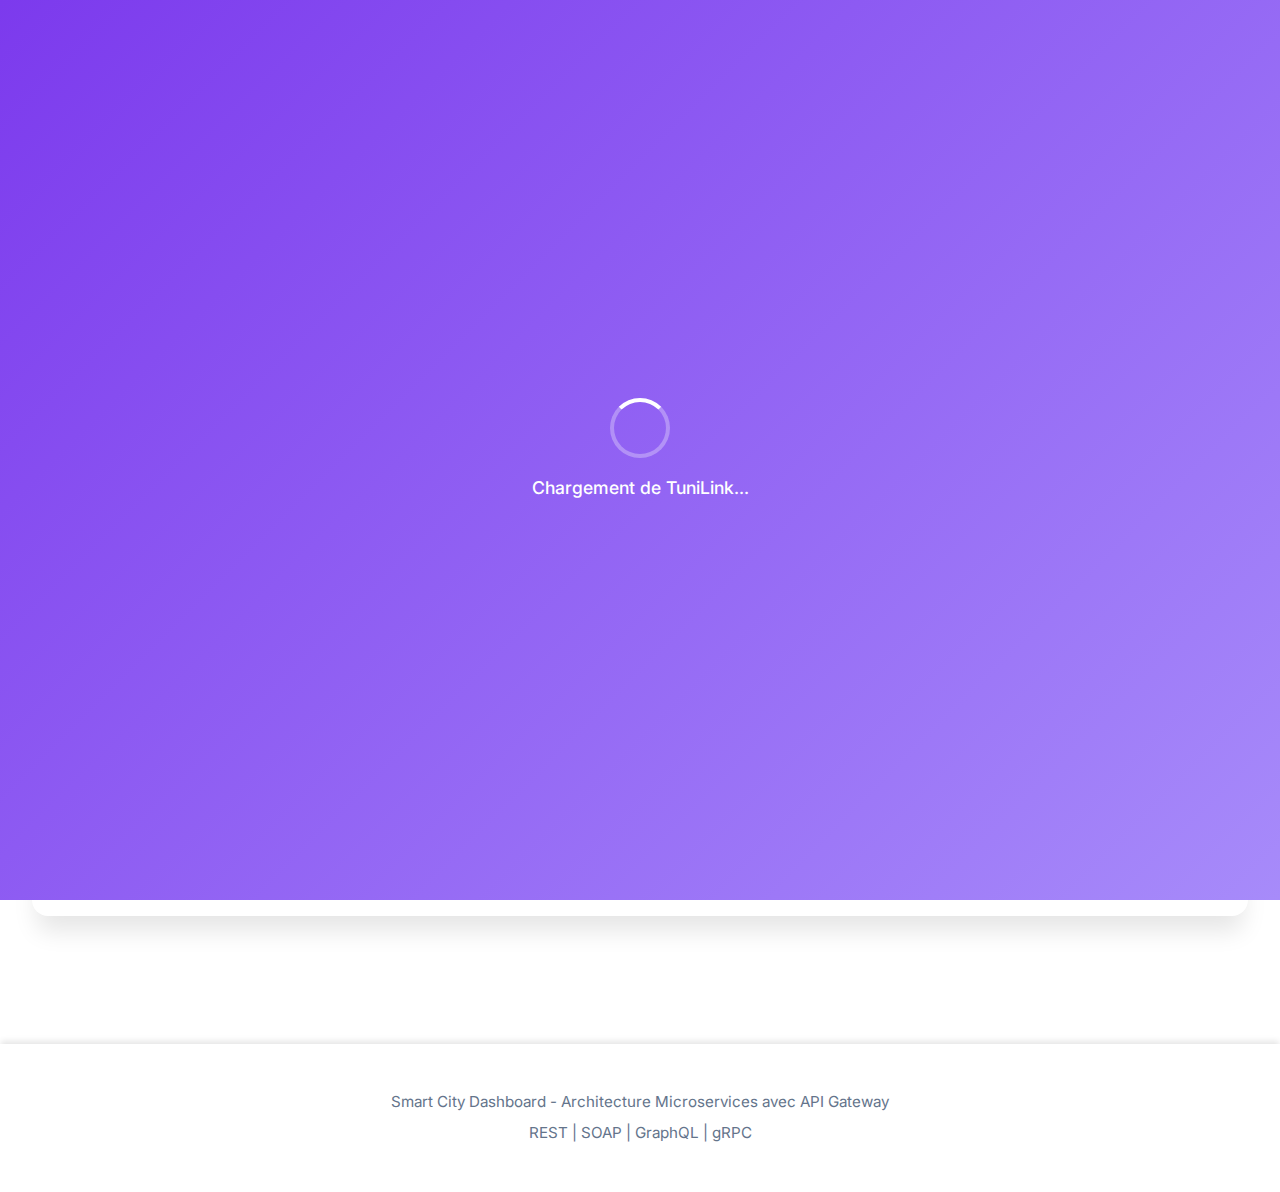
<file: web_client/index.html>
<!DOCTYPE html>
<html lang="fr">
<head>
    <meta charset="UTF-8">
    <meta name="viewport" content="width=device-width, initial-scale=1.0">
    <title>TuniLink - L'expérience urbaine réinventée</title>
    <link rel="stylesheet" href="style.css">
    <link rel="preconnect" href="https://fonts.googleapis.com">
    <link rel="preconnect" href="https://fonts.gstatic.com" crossorigin>
    <link href="https://fonts.googleapis.com/css2?family=Inter:wght@300;400;500;600;700;800&display=swap" rel="stylesheet">
    
</head>
<body>
    <!-- Loader initial -->
    <div id="page-loader" class="page-loader">
        <div class="loader-content">
            <div class="spinner"></div>
            <p>Chargement de TuniLink...</p>
        </div>
    </div>

    <header>
        <div class="header-content">
            <div class="header-left">
                <h1>🔗 TuniLink</h1>
                <p>L'expérience urbaine réinventée</p>
            </div>
            <div class="header-right">
                <div class="connection-status" id="connection-status">
                    <span class="status-dot"></span>
                    <span class="status-text">Connexion...</span>
                </div>
                <div class="current-time" id="current-time"></div>
                <button id="login-btn" onclick="showLoginModal()" class="btn-login">🔐 Connexion</button>
                <div id="user-info" class="user-info" style="display:none;">
                    <span id="user-name"></span>
                    <span id="user-role" class="user-role"></span>
                    <button onclick="logout()" class="btn-logout">Déconnexion</button>
                </div>
            </div>
        </div>
    </header>

    <!-- Modal de connexion -->
    <div id="login-modal" class="modal" style="display:none;">
        <div class="modal-content">
            <h2>🔐 Connexion</h2>
            <p>Connectez-vous pour accéder aux fonctionnalités d'administration</p>
            <input type="text" id="login-username" placeholder="Nom d'utilisateur" autocomplete="username">
            <input type="password" id="login-password" placeholder="Mot de passe" autocomplete="current-password" onkeypress="if(event.key==='Enter') login()">
            <div class="modal-actions">
                <button onclick="login()" class="btn-primary">Se connecter</button>
                <button onclick="hideLoginModal()" class="btn-secondary">Annuler</button>
            </div>
        </div>
    </div>

    <nav>
        <div class="nav-container">
            <button class="nav-btn active" data-service="dashboard">
                <span class="nav-icon">🏙️</span>
                <span class="nav-label">Dashboard Ville</span>
            </button>
            <button class="nav-btn" data-service="trip-planner">
                <span class="nav-icon">🗺️</span>
                <span class="nav-label">Planificateur</span>
            </button>
            <a href="orchestration.html" style="text-decoration: none;">
                <button class="nav-btn" style="background: linear-gradient(135deg, #7c3aed 0%, #06b6d4 100%); color: white;">
                    <span class="nav-icon">🎁</span>
                    <span class="nav-label">Nos Offres</span>
                </button>
            </a>
            <button class="nav-btn" data-service="transport">
                <span class="nav-icon">🚌</span>
                <span class="nav-label">Transport</span>
            </button>
            <button class="nav-btn" data-service="tourism">
                <span class="nav-icon">🏛️</span>
                <span class="nav-label">Tourisme</span>
            </button>
            <button class="nav-btn" data-service="air-quality">
                <span class="nav-icon">🌫️</span>
                <span class="nav-label">Qualité Air</span>
            </button>
            <button class="nav-btn" data-service="emergency">
                <span class="nav-icon">🚑</span>
                <span class="nav-label">Urgences</span>
            </button>
        </div>
    </nav>

    <main>
        <!-- Dashboard Ville (Page d'accueil) -->
        <section id="dashboard" class="service-section active">
            <div class="section-header">
                <h2>📈 Dashboard Ville en Temps Réel</h2>
                <p class="description">Vue d'ensemble de tous les services de la Smart City</p>
            </div>
            
            <div class="city-stats-grid">
                <div class="stat-card transport-stat clickable" onclick="showServiceDetails('transport')" title="Cliquez pour voir les détails">
                    <div class="stat-icon">🚌</div>
                    <div class="stat-content">
                        <h3>Transport</h3>
                        <p class="stat-value" id="dash-transport-value">-</p>
                        <p class="stat-label" id="dash-transport-label">lignes opérationnelles</p>
                    </div>
                </div>
                <div class="stat-card air-stat clickable" onclick="showServiceDetails('air-quality')" title="Cliquez pour voir les détails">
                    <div class="stat-icon">🌫️</div>
                    <div class="stat-content">
                        <h3>Qualité Air</h3>
                        <p class="stat-value" id="dash-air-value">-</p>
                        <p class="stat-label" id="dash-air-label">AQI moyen</p>
                    </div>
                </div>
                <div class="stat-card tourism-stat clickable" onclick="showServiceDetails('tourism')" title="Cliquez pour voir les détails">
                    <div class="stat-icon">🏛️</div>
                    <div class="stat-content">
                        <h3>Tourisme</h3>
                        <p class="stat-value" id="dash-tourism-value">-</p>
                        <p class="stat-label" id="dash-tourism-label">attractions ouvertes</p>
                    </div>
                </div>
                <div class="stat-card emergency-stat clickable" onclick="showServiceDetails('emergency')" title="Cliquez pour voir les détails">
                    <div class="stat-icon">🚑</div>
                    <div class="stat-content">
                        <h3>Urgences</h3>
                        <p class="stat-value" id="dash-emergency-value">-</p>
                        <p class="stat-label" id="dash-emergency-label">véhicules disponibles</p>
                    </div>
                </div>
            </div>
            
            <div class="city-status-card" id="city-status-card">
                <h3>État de la ville</h3>
                <p class="city-status-text" id="city-status-text">Chargement...</p>
            </div>
            
            <div class="alerts-section" id="alerts-section" style="display:none;">
                <h3>⚠️ Alertes Actives</h3>
                <div id="alerts-list"></div>
            </div>
            
            <button onclick="loadCityDashboard()" class="btn-gradient">
                <span class="btn-icon">🔄</span>
                <span>Actualiser les données</span>
            </button>
        </section>

        <!-- Planificateur de Trajet (Orchestration) -->
        <section id="trip-planner" class="service-section">
            <div class="section-header">
                <h2>🗺️ Planificateur de Trajet Intelligent</h2>
                <p class="description">Planifiez votre trajet en tenant compte de la qualité de l'air et des transports disponibles</p>
            </div>
            
            <div class="planner-form-modern">
                <div class="form-group">
                    <label for="zone-select">
                        <span class="label-icon">📍</span>
                        <span>Zone de destination</span>
                    </label>
                    <div class="select-wrapper">
                        <select id="zone-select">
                            <option value="">Sélectionnez une zone...</option>
                            <option value="Tunis Centre-Ville">🏛️ Tunis Centre-Ville</option>
                            <option value="La Marsa">🏖️ La Marsa</option>
                            <option value="Carthage">🏺 Carthage</option>
                            <option value="Sidi Bou Saïd">🎨 Sidi Bou Saïd</option>
                            <option value="Ariana">🏢 Ariana</option>
                            <option value="Bardo">🖼️ Bardo</option>
                            <option value="La Goulette">⚓ La Goulette</option>
                            <option value="Aéroport Tunis-Carthage">✈️ Aéroport Tunis-Carthage</option>
                        </select>
                    </div>
                </div>
                <button onclick="planTrip()" class="btn-gradient">
                    <span class="btn-icon">🔍</span>
                    <span>Planifier mon trajet</span>
                </button>
            </div>

            <div id="trip-result" class="trip-result" style="display:none;">
                <!-- Qualité de l'air -->
                <div class="air-quality-card">
                    <h3>🌫️ Qualité de l'air</h3>
                    <div class="aqi-badge" id="aqi-badge">
                        <span class="aqi-value" id="aqi-value">-</span>
                        <span class="aqi-label">AQI</span>
                    </div>
                    <p id="air-status">-</p>
                </div>

                <!-- Recommandation -->
                <div class="recommendation-card">
                    <h3>💡 Recommandation</h3>
                    <p id="recommendation-text">-</p>
                </div>

                <!-- Transports disponibles -->
                <div class="transports-card">
                    <h3>🚌 Transports recommandés</h3>
                    <div id="recommended-transports" class="transport-list"></div>
                </div>
            </div>

            <div id="trip-loading" class="loading" style="display:none;">
                <p>⏳ Analyse en cours...</p>
            </div>
        </section>

        <!-- Service Transport -->
        <section id="transport" class="service-section">
            <h2>🚌 Service Transport (REST)</h2>
            <div class="actions">
                <button onclick="loadTransports()" class="btn-primary">Charger les transports</button>
                <button onclick="showAddTransportForm()" class="btn-secondary">Ajouter un transport</button>
            </div>
            <div id="transport-content" class="content-area"></div>
            <div id="add-transport-form" class="form-container" style="display:none;">
                <h3>Nouveau Transport</h3>
                <input type="text" id="transport-mode" placeholder="Mode (Bus, Métro, Tramway)">
                <input type="text" id="transport-route" placeholder="Route (ex: Ligne 1)">
                <select id="transport-status">
                    <option value="operationnel">Opérationnel</option>
                    <option value="en_maintenance">En maintenance</option>
                    <option value="hors_service">Hors service</option>
                </select>
                <button onclick="createTransport()" class="btn-primary">Créer</button>
                <button onclick="hideAddTransportForm()" class="btn-secondary">Annuler</button>
            </div>
            <div id="edit-transport-form" class="form-container" style="display:none;">
                <h3>Modifier Transport</h3>
                <input type="hidden" id="edit-transport-id">
                <input type="text" id="edit-transport-mode" placeholder="Mode (Bus, Métro, Tramway)">
                <input type="text" id="edit-transport-route" placeholder="Route (ex: Ligne 1)">
                <select id="edit-transport-status">
                    <option value="operationnel">Opérationnel</option>
                    <option value="en_maintenance">En maintenance</option>
                    <option value="hors_service">Hors service</option>
                </select>
                <button onclick="updateTransport()" class="btn-primary">Sauvegarder</button>
                <button onclick="hideEditTransportForm()" class="btn-secondary">Annuler</button>
            </div>
        </section>

        <!-- Service Tourisme -->
        <section id="tourism" class="service-section">
            <h2>🏛️ Service Tourisme (GraphQL)</h2>
            <div class="actions">
                <button onclick="loadAttractions()" class="btn-primary">Charger les attractions</button>
            </div>
            <div id="tourism-content" class="content-area"></div>
        </section>

        <!-- Service Qualité de l'Air -->
        <section id="air-quality" class="service-section">
            <div class="section-header">
                <h2>🌫️ Qualité de l'Air (SOAP)</h2>
                <p class="description">Surveillance de la qualité de l'air en temps réel dans toutes les zones de la ville</p>
            </div>
            <div class="actions">
                <button onclick="loadAirQuality()" class="btn-primary">Actualiser les mesures</button>
            </div>
            <div id="air-quality-content" class="content-area"></div>
        </section>

        <!-- Service Urgences -->
        <section id="emergency" class="service-section">
            <div class="section-header">
                <h2>🚑 Service d'Urgence (gRPC)</h2>
                <p class="description">Gestion des véhicules d'urgence et interventions en cours</p>
            </div>
            <div class="actions">
                <button onclick="loadEmergencyData()" class="btn-primary">Actualiser les données</button>
            </div>
            <div id="emergency-content" class="content-area">
                <div class="emergency-grid">
                    <div class="emergency-section">
                        <h3>🚗 Véhicules d'urgence</h3>
                        <div id="emergency-vehicles"></div>
                    </div>
                    <div class="emergency-section">
                        <h3>🚨 Interventions actives</h3>
                        <div id="emergency-interventions"></div>
                    </div>
                </div>
            </div>
        </section>
    </main>

    <footer>
        <p>Smart City Dashboard - Architecture Microservices avec API Gateway</p>
        <p>REST | SOAP | GraphQL | gRPC</p>
    </footer>

    <script src="auth.js"></script>
    <script src="app.js"></script>
</body>
</html>
</file>
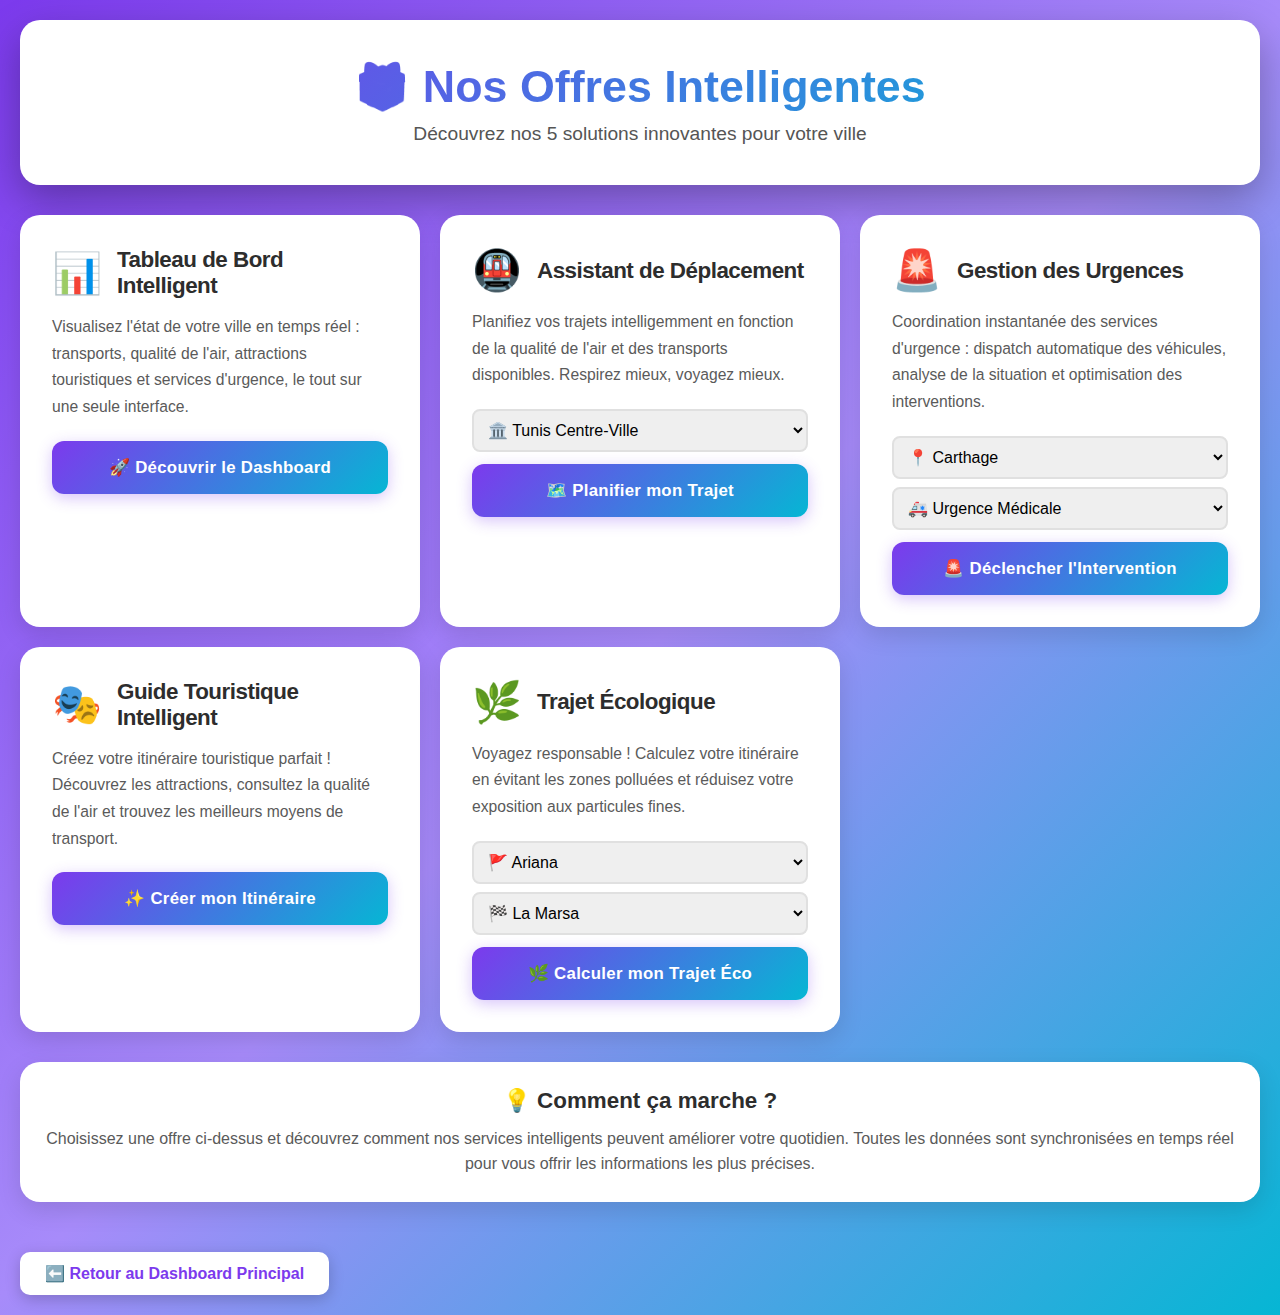
<file: web_client/orchestration.html>
<!DOCTYPE html>
<html lang="fr">
<head>
    <meta charset="UTF-8">
    <meta name="viewport" content="width=device-width, initial-scale=1.0">
    <title>🎁 Nos Offres - TuniLink Smart City</title>
    <style>
        * {
            margin: 0;
            padding: 0;
            box-sizing: border-box;
        }
        
        body {
            font-family: 'Segoe UI', Tahoma, Geneva, Verdana, sans-serif;
            background: linear-gradient(135deg, #7c3aed 0%, #a78bfa 50%, #06b6d4 100%);
            padding: 20px;
            min-height: 100vh;
        }
        
        .container {
            max-width: 1400px;
            margin: 0 auto;
        }
        
        header {
            background: white;
            padding: 40px;
            border-radius: 20px;
            box-shadow: 0 15px 40px rgba(0,0,0,0.3);
            text-align: center;
            margin-bottom: 30px;
        }
        
        h1 {
            background: linear-gradient(135deg, #7c3aed 0%, #06b6d4 100%);
            -webkit-background-clip: text;
            -webkit-text-fill-color: transparent;
            background-clip: text;
            font-size: 2.8em;
            margin-bottom: 10px;
            font-weight: 700;
        }
        
        h1::before {
            content: "🎁 ";
        }
        
        .subtitle {
            color: #555;
            font-size: 1.2em;
            font-weight: 500;
        }
        
        .scenarios-grid {
            display: grid;
            grid-template-columns: repeat(auto-fit, minmax(350px, 1fr));
            gap: 20px;
            margin-bottom: 30px;
        }
        
        .scenario-card {
            background: white;
            border-radius: 20px;
            padding: 30px;
            box-shadow: 0 8px 25px rgba(0,0,0,0.12);
            transition: all 0.4s cubic-bezier(0.175, 0.885, 0.32, 1.275);
            border: 2px solid transparent;
        }
        
        .scenario-card:hover {
            transform: translateY(-10px) scale(1.02);
            box-shadow: 0 15px 40px rgba(245, 87, 108, 0.25);
            border-color: rgba(245, 87, 108, 0.3);
        }
        
        .scenario-header {
            display: flex;
            align-items: center;
            margin-bottom: 15px;
        }
        
        .scenario-icon {
            font-size: 2.5em;
            margin-right: 15px;
        }
        
        .scenario-title {
            font-size: 1.4em;
            color: #2d2d2d;
            font-weight: 700;
            letter-spacing: -0.5px;
        }
        
        .scenario-description {
            color: #5a5a5a;
            margin-bottom: 20px;
            line-height: 1.7;
            font-size: 0.98em;
        }
        
        .scenario-btn {
            width: 100%;
            padding: 16px;
            background: linear-gradient(135deg, #7c3aed 0%, #06b6d4 100%);
            color: white;
            border: none;
            border-radius: 12px;
            font-size: 1.05em;
            font-weight: 700;
            cursor: pointer;
            transition: all 0.3s ease;
            box-shadow: 0 4px 15px rgba(124, 58, 237, 0.3);
            text-transform: none;
            letter-spacing: 0.3px;
        }
        
        .scenario-btn:hover {
            transform: translateY(-2px);
            box-shadow: 0 6px 20px rgba(124, 58, 237, 0.5);
            background: linear-gradient(135deg, #6d28d9 0%, #7c3aed 100%);
        }
        
        .scenario-btn:active {
            transform: translateY(0px);
        }
        
        .scenario-btn:disabled {
            opacity: 0.5;
            cursor: not-allowed;
        }
        
        .results-panel {
            background: white;
            border-radius: 15px;
            padding: 30px;
            box-shadow: 0 5px 15px rgba(0,0,0,0.1);
            display: none;
        }
        
        .results-panel.active {
            display: block;
        }
        
        .results-title {
            color: #667eea;
            font-size: 1.8em;
            margin-bottom: 20px;
            border-bottom: 3px solid #667eea;
            padding-bottom: 10px;
        }
        
        .result-section {
            margin-bottom: 25px;
            padding: 20px;
            background: #f8f9fa;
            border-radius: 10px;
        }
        
        .result-section h3 {
            color: #333;
            margin-bottom: 10px;
            font-size: 1.2em;
        }
        
        .status-badge {
            display: inline-block;
            padding: 5px 15px;
            border-radius: 20px;
            font-size: 0.9em;
            font-weight: bold;
            margin: 5px 5px 5px 0;
        }
        
        .status-ok { background: #d4edda; color: #155724; }
        .status-warning { background: #fff3cd; color: #856404; }
        .status-error { background: #f8d7da; color: #721c24; }
        
        .metric-row {
            display: flex;
            justify-content: space-between;
            padding: 10px 0;
            border-bottom: 1px solid #ddd;
        }
        
        .metric-label {
            font-weight: bold;
            color: #666;
        }
        
        .metric-value {
            color: #333;
        }
        
        .loading {
            text-align: center;
            padding: 20px;
            color: #7c3aed;
            font-size: 1.3em;
            font-weight: 600;
        }
        
        .spinner {
            border: 5px solid #f3f3f3;
            border-top: 5px solid #7c3aed;
            border-radius: 50%;
            width: 50px;
            height: 50px;
            animation: spin 1s linear infinite;
            margin: 20px auto;
        }
        
        @keyframes spin {
            0% { transform: rotate(0deg); }
            100% { transform: rotate(360deg); }
        }
        
        .back-link {
            display: inline-block;
            margin-top: 20px;
            padding: 12px 25px;
            background: white;
            color: #7c3aed;
            text-decoration: none;
            border-radius: 10px;
            font-weight: 700;
            transition: all 0.3s ease;
            box-shadow: 0 4px 15px rgba(0,0,0,0.2);
        }
        
        .back-link:hover {
            transform: translateY(-3px);
            box-shadow: 0 8px 25px rgba(245, 87, 108, 0.4);
        }
        
        .alert-box {
            background: #fff3cd;
            border-left: 4px solid #ffc107;
            padding: 15px;
            margin: 10px 0;
            border-radius: 5px;
        }
        
        .transport-list {
            list-style: none;
            padding: 0;
        }
        
        .transport-item {
            background: white;
            padding: 10px;
            margin: 5px 0;
            border-radius: 5px;
            border-left: 4px solid #667eea;
        }
    </style>
</head>
<body>
    <div class="container">
        <header>
            <h1>Nos Offres Intelligentes</h1>
            <p class="subtitle">Découvrez nos 5 solutions innovantes pour votre ville</p>
        </header>

        <div class="scenarios-grid">
            <!-- Offre 1: Tableau de Bord Intelligent -->
            <div class="scenario-card">
                <div class="scenario-header">
                    <span class="scenario-icon">📊</span>
                    <span class="scenario-title">Tableau de Bord Intelligent</span>
                </div>
                <p class="scenario-description">
                    Visualisez l'état de votre ville en temps réel : transports, qualité de l'air, attractions touristiques et services d'urgence, le tout sur une seule interface.
                </p>
                <button class="scenario-btn" onclick="runScenario('city-dashboard')">
                    🚀 Découvrir le Dashboard
                </button>
            </div>

            <!-- Offre 2: Assistant de Déplacement -->
            <div class="scenario-card">
                <div class="scenario-header">
                    <span class="scenario-icon">🚇</span>
                    <span class="scenario-title">Assistant de Déplacement</span>
                </div>
                <p class="scenario-description">
                    Planifiez vos trajets intelligemment en fonction de la qualité de l'air et des transports disponibles. Respirez mieux, voyagez mieux.
                </p>
                <select id="tripZone" style="width: 100%; padding: 10px; margin-bottom: 12px; border-radius: 8px; border: 2px solid #e0e0e0; font-size: 1em;">
                    <option value="Tunis Centre-Ville">🏛️ Tunis Centre-Ville</option>
                    <option value="La Marsa">🏖️ La Marsa</option>
                    <option value="Carthage">🏛️ Carthage</option>
                    <option value="Ariana">🌳 Ariana</option>
                    <option value="Bardo">🎨 Bardo</option>
                </select>
                <button class="scenario-btn" onclick="runScenario('plan-trip')">
                    🗺️ Planifier mon Trajet
                </button>
            </div>

            <!-- Offre 3: Gestion des Urgences -->
            <div class="scenario-card">
                <div class="scenario-header">
                    <span class="scenario-icon">🚨</span>
                    <span class="scenario-title">Gestion des Urgences</span>
                </div>
                <p class="scenario-description">
                    Coordination instantanée des services d'urgence : dispatch automatique des véhicules, analyse de la situation et optimisation des interventions.
                </p>
                <select id="emergencyZone" style="width: 100%; padding: 10px; margin-bottom: 8px; border-radius: 8px; border: 2px solid #e0e0e0; font-size: 1em;">
                    <option value="Carthage">📍 Carthage</option>
                    <option value="La Marsa">📍 La Marsa</option>
                    <option value="Tunis Centre-Ville">📍 Tunis Centre-Ville</option>
                </select>
                <select id="emergencyType" style="width: 100%; padding: 10px; margin-bottom: 12px; border-radius: 8px; border: 2px solid #e0e0e0; font-size: 1em;">
                    <option value="medical">🚑 Urgence Médicale</option>
                    <option value="fire">🚒 Incendie</option>
                    <option value="crime">🚓 Crime/Sécurité</option>
                </select>
                <button class="scenario-btn" onclick="runScenario('emergency-response')">
                    🚨 Déclencher l'Intervention
                </button>
            </div>

            <!-- Offre 4: Guide Touristique Intelligent -->
            <div class="scenario-card">
                <div class="scenario-header">
                    <span class="scenario-icon">🎭</span>
                    <span class="scenario-title">Guide Touristique Intelligent</span>
                </div>
                <p class="scenario-description">
                    Créez votre itinéraire touristique parfait ! Découvrez les attractions, consultez la qualité de l'air et trouvez les meilleurs moyens de transport.
                </p>
                <button class="scenario-btn" onclick="runScenario('tourist-day')">
                    ✨ Créer mon Itinéraire
                </button>
            </div>

            <!-- Offre 5: Trajet Écologique -->
            <div class="scenario-card">
                <div class="scenario-header">
                    <span class="scenario-icon">🌿</span>
                    <span class="scenario-title">Trajet Écologique</span>
                </div>
                <p class="scenario-description">
                    Voyagez responsable ! Calculez votre itinéraire en évitant les zones polluées et réduisez votre exposition aux particules fines.
                </p>
                <select id="startZone" style="width: 100%; padding: 10px; margin-bottom: 8px; border-radius: 8px; border: 2px solid #e0e0e0; font-size: 1em;">
                    <option value="Ariana">🚩 Ariana</option>
                    <option value="Bardo">🚩 Bardo</option>
                    <option value="Tunis Centre-Ville">🚩 Tunis Centre-Ville</option>
                </select>
                <select id="endZone" style="width: 100%; padding: 10px; margin-bottom: 12px; border-radius: 8px; border: 2px solid #e0e0e0; font-size: 1em;">
                    <option value="La Marsa">🏁 La Marsa</option>
                    <option value="Carthage">🏁 Carthage</option>
                    <option value="La Goulette">🏁 La Goulette</option>
                </select>
                <button class="scenario-btn" onclick="runScenario('eco-route')">
                    🌿 Calculer mon Trajet Éco
                </button>
            </div>
        </div>

        <!-- Bannière informative -->
        <div style="background: white; border-radius: 20px; padding: 25px; margin-bottom: 30px; box-shadow: 0 8px 25px rgba(0,0,0,0.12); text-align: center;">
            <h3 style="color: #2d2d2d; margin-bottom: 12px; font-size: 1.4em;">💡 Comment ça marche ?</h3>
            <p style="color: #5a5a5a; line-height: 1.6; margin: 0;">
                Choisissez une offre ci-dessus et découvrez comment nos services intelligents peuvent améliorer votre quotidien. 
                Toutes les données sont synchronisées en temps réel pour vous offrir les informations les plus précises.
            </p>
        </div>

        <!-- Panneau de résultats -->
        <div class="results-panel" id="resultsPanel">
            <h2 class="results-title" id="resultsTitle">Résultats</h2>
            <div id="resultsContent"></div>
        </div>

        <a href="index.html" class="back-link">⬅️ Retour au Dashboard Principal</a>
    </div>

    <script>
        const API_URL = 'http://localhost:8888';

        async function runScenario(scenario) {
            const resultsPanel = document.getElementById('resultsPanel');
            const resultsTitle = document.getElementById('resultsTitle');
            const resultsContent = document.getElementById('resultsContent');

            // Afficher le panneau avec loading
            resultsPanel.classList.add('active');
            resultsContent.innerHTML = '<div class="loading"><div class="spinner"></div>Chargement des données...</div>';

            // Scroll vers les résultats
            resultsPanel.scrollIntoView({ behavior: 'smooth' });

            try {
                let url = '';
                let data = null;

                switch(scenario) {
                    case 'city-dashboard':
                        url = `${API_URL}/api/orchestration/city-dashboard`;
                        resultsTitle.textContent = '🏙️ Tableau de Bord Ville';
                        break;

                    case 'plan-trip':
                        const zone = document.getElementById('tripZone').value;
                        url = `${API_URL}/api/orchestration/plan-trip?zone=${encodeURIComponent(zone)}`;
                        resultsTitle.textContent = `🗺️ Planification Trajet - ${zone}`;
                        break;

                    case 'emergency-response':
                        const emergencyZone = document.getElementById('emergencyZone').value;
                        const emergencyType = document.getElementById('emergencyType').value;
                        url = `${API_URL}/api/orchestration/emergency-response?zone=${encodeURIComponent(emergencyZone)}&emergency_type=${emergencyType}`;
                        resultsTitle.textContent = `🚨 Réponse d'Urgence - ${emergencyZone}`;
                        break;

                    case 'tourist-day':
                        url = `${API_URL}/api/orchestration/tourist-day?zone=Centre-Ville`;
                        resultsTitle.textContent = '🎒 Journée Touristique';
                        break;

                    case 'eco-route':
                        const start = document.getElementById('startZone').value;
                        const end = document.getElementById('endZone').value;
                        url = `${API_URL}/api/orchestration/eco-route?start_zone=${encodeURIComponent(start)}&end_zone=${encodeURIComponent(end)}`;
                        resultsTitle.textContent = `🌱 Trajet Éco: ${start} → ${end}`;
                        break;
                }

                const response = await fetch(url);
                data = await response.json();

                // Afficher les résultats selon le scénario
                displayResults(scenario, data);

            } catch (error) {
                resultsContent.innerHTML = `
                    <div class="alert-box">
                        <strong>❌ Erreur:</strong> ${error.message}
                    </div>
                `;
            }
        }

        function displayResults(scenario, data) {
            const resultsContent = document.getElementById('resultsContent');
            let html = '';

            switch(scenario) {
                case 'city-dashboard':
                    html = `
                        <div class="result-section">
                            <h3>📊 État Global</h3>
                            <span class="status-badge ${data.city_status.includes('✅') ? 'status-ok' : 'status-warning'}">
                                ${data.city_status}
                            </span>
                            ${data.alerts.length > 0 ? `
                                <div class="alert-box" style="margin-top: 10px;">
                                    ${data.alerts.map(alert => `<div>${alert}</div>`).join('')}
                                </div>
                            ` : ''}
                        </div>

                        <div class="result-section">
                            <h3>🚌 Transport</h3>
                            <div class="metric-row">
                                <span class="metric-label">Status:</span>
                                <span class="metric-value">${data.transport.status}</span>
                            </div>
                            <div class="metric-row">
                                <span class="metric-label">Lignes opérationnelles:</span>
                                <span class="metric-value">${data.transport.operational}/${data.transport.total_lines}</span>
                            </div>
                            <div class="metric-row">
                                <span class="metric-label">Disponibilité:</span>
                                <span class="metric-value">${data.transport.availability}</span>
                            </div>
                        </div>

                        <div class="result-section">
                            <h3>🌬️ Qualité de l'Air</h3>
                            <div class="metric-row">
                                <span class="metric-label">Status:</span>
                                <span class="metric-value">${data.air_quality.status}</span>
                            </div>
                            <div class="metric-row">
                                <span class="metric-label">AQI Moyen:</span>
                                <span class="metric-value">${data.air_quality.average_aqi}</span>
                            </div>
                            <div class="metric-row">
                                <span class="metric-label">Zones surveillées:</span>
                                <span class="metric-value">${data.air_quality.zones_monitored}</span>
                            </div>
                            <div class="metric-row">
                                <span class="metric-label">Zones polluées:</span>
                                <span class="metric-value">${data.air_quality.polluted_zones}</span>
                            </div>
                        </div>

                        <div class="result-section">
                            <h3>🏛️ Tourisme</h3>
                            <div class="metric-row">
                                <span class="metric-label">Status:</span>
                                <span class="metric-value">${data.tourism.status}</span>
                            </div>
                            <div class="metric-row">
                                <span class="metric-label">Attractions ouvertes:</span>
                                <span class="metric-value">${data.tourism.currently_open}/${data.tourism.total_attractions}</span>
                            </div>
                        </div>

                        <div class="result-section">
                            <h3>🚨 Urgences</h3>
                            <div class="metric-row">
                                <span class="metric-label">Status:</span>
                                <span class="metric-value">${data.emergency.status}</span>
                            </div>
                            <div class="metric-row">
                                <span class="metric-label">Véhicules disponibles:</span>
                                <span class="metric-value">${data.emergency.available_vehicles}/${data.emergency.total_vehicles}</span>
                            </div>
                            <div class="metric-row">
                                <span class="metric-label">Interventions actives:</span>
                                <span class="metric-value">${data.emergency.active_interventions}</span>
                            </div>
                            <div class="metric-row">
                                <span class="metric-label">En mission:</span>
                                <span class="metric-value">${data.emergency.on_mission}</span>
                            </div>
                        </div>
                    `;
                    break;

                case 'plan-trip':
                    html = `
                        <div class="result-section">
                            <h3>🌬️ Qualité de l'Air</h3>
                            <div class="metric-row">
                                <span class="metric-label">AQI:</span>
                                <span class="metric-value">${data.air_quality.aqi} - ${data.air_quality.status}</span>
                            </div>
                            <div class="metric-row">
                                <span class="metric-label">Source:</span>
                                <span class="metric-value">${data.air_quality.source}</span>
                            </div>
                            <div class="metric-row">
                                <span class="metric-label">Temps réel:</span>
                                <span class="metric-value">${data.air_quality.real_time ? '✅ Oui' : '❌ Non'}</span>
                            </div>
                        </div>

                        <div class="alert-box">
                            ${data.recommendation}
                        </div>

                        <div class="result-section">
                            <h3>🚌 Transports Disponibles (${data.transports.length})</h3>
                            <ul class="transport-list">
                                ${data.transports.map(t => `
                                    <li class="transport-item">
                                        <strong>${t.mode}</strong> - ${t.route}
                                        <br><small style="color: #666;">Status: ${t.status}</small>
                                    </li>
                                `).join('')}
                            </ul>
                        </div>
                    `;
                    break;

                case 'emergency-response':
                    html = `
                        <div class="result-section">
                            <h3>🚑 Véhicule d'Urgence</h3>
                            ${data.emergency_vehicles.available ? `
                                <div class="metric-row">
                                    <span class="metric-label">Véhicule:</span>
                                    <span class="metric-value">${data.emergency_vehicles.identifier}</span>
                                </div>
                                <div class="metric-row">
                                    <span class="metric-label">Type:</span>
                                    <span class="metric-value">${data.emergency_vehicles.type}</span>
                                </div>
                                <div class="metric-row">
                                    <span class="metric-label">Station:</span>
                                    <span class="metric-value">${data.emergency_vehicles.station}</span>
                                </div>
                                <div class="metric-row">
                                    <span class="metric-label">ETA:</span>
                                    <span class="metric-value">${data.emergency_vehicles.eta}</span>
                                </div>
                                <div class="metric-row">
                                    <span class="metric-label">Équipe:</span>
                                    <span class="metric-value">${data.emergency_vehicles.crew_size} personnes</span>
                                </div>
                            ` : `
                                <div class="alert-box">
                                    ⚠️ ${data.emergency_vehicles.message}
                                </div>
                            `}
                        </div>

                        <div class="result-section">
                            <h3>🚦 Impact Trafic</h3>
                            <div class="metric-row">
                                <span class="metric-label">Lignes affectées:</span>
                                <span class="metric-value">${data.traffic_impact.affected_lines}</span>
                            </div>
                            <div class="metric-row">
                                <span class="metric-label">Action:</span>
                                <span class="metric-value">${data.traffic_impact.action}</span>
                            </div>
                        </div>

                        <div class="result-section">
                            <h3>📋 Recommandations</h3>
                            <ul class="transport-list">
                                ${data.recommendations.map(rec => `
                                    <li class="transport-item">${rec}</li>
                                `).join('')}
                            </ul>
                        </div>
                    `;
                    break;

                case 'tourist-day':
                    html = `
                        <div class="result-section">
                            <h3>🌬️ Conditions Météo</h3>
                            <div class="metric-row">
                                <span class="metric-label">AQI:</span>
                                <span class="metric-value">${data.air_quality.aqi} - ${data.air_quality.status}</span>
                            </div>
                            <div class="alert-box">
                                ${data.recommendation}
                            </div>
                        </div>

                        <div class="result-section">
                            <h3>🏛️ Attractions Recommandées (${data.attractions.length})</h3>
                            <ul class="transport-list">
                                ${data.attractions.map(attr => `
                                    <li class="transport-item">
                                        <strong>${attr.name}</strong>
                                        <br><small style="color: #666;">${attr.category} - Note: ${attr.rating}/5</small>
                                    </li>
                                `).join('')}
                            </ul>
                        </div>

                        <div class="result-section">
                            <h3>🚌 Transport Suggéré</h3>
                            <div class="transport-item">
                                <strong>${data.suggested_transport.mode || 'N/A'}</strong> - ${data.suggested_transport.route || 'N/A'}
                            </div>
                        </div>
                    `;
                    break;

                case 'eco-route':
                    html = `
                        <div class="result-section">
                            <h3>🌱 Score Écologique</h3>
                            <div style="text-align: center; font-size: 3em; color: #28a745;">
                                ${data.eco_score}/100
                            </div>
                        </div>

                        <div class="result-section">
                            <h3>🗺️ Itinéraire Recommandé</h3>
                            <ul class="transport-list">
                                ${data.recommended_path.map(step => `
                                    <li class="transport-item">
                                        <strong>Étape ${step.step}:</strong> ${step.zone}
                                        <br><small style="color: #666;">AQI: ${step.aqi}</small>
                                        ${step.action ? `<br><small style="color: #667eea;">➜ ${step.action}</small>` : ''}
                                    </li>
                                `).join('')}
                            </ul>
                        </div>

                        <div class="result-section">
                            <h3>🔄 Alternatives</h3>
                            <ul class="transport-list">
                                ${data.alternatives.map(alt => `
                                    <li class="transport-item">
                                        <strong>${alt.name}</strong> (${alt.duration})
                                        <br><small style="color: #666;">Score: ${alt.eco_score}/100</small>
                                        <br><small style="color: #888;">${alt.note}</small>
                                    </li>
                                `).join('')}
                            </ul>
                        </div>
                    `;
                    break;
            }

            resultsContent.innerHTML = html;
        }
    </script>
</body>
</html>
</file>
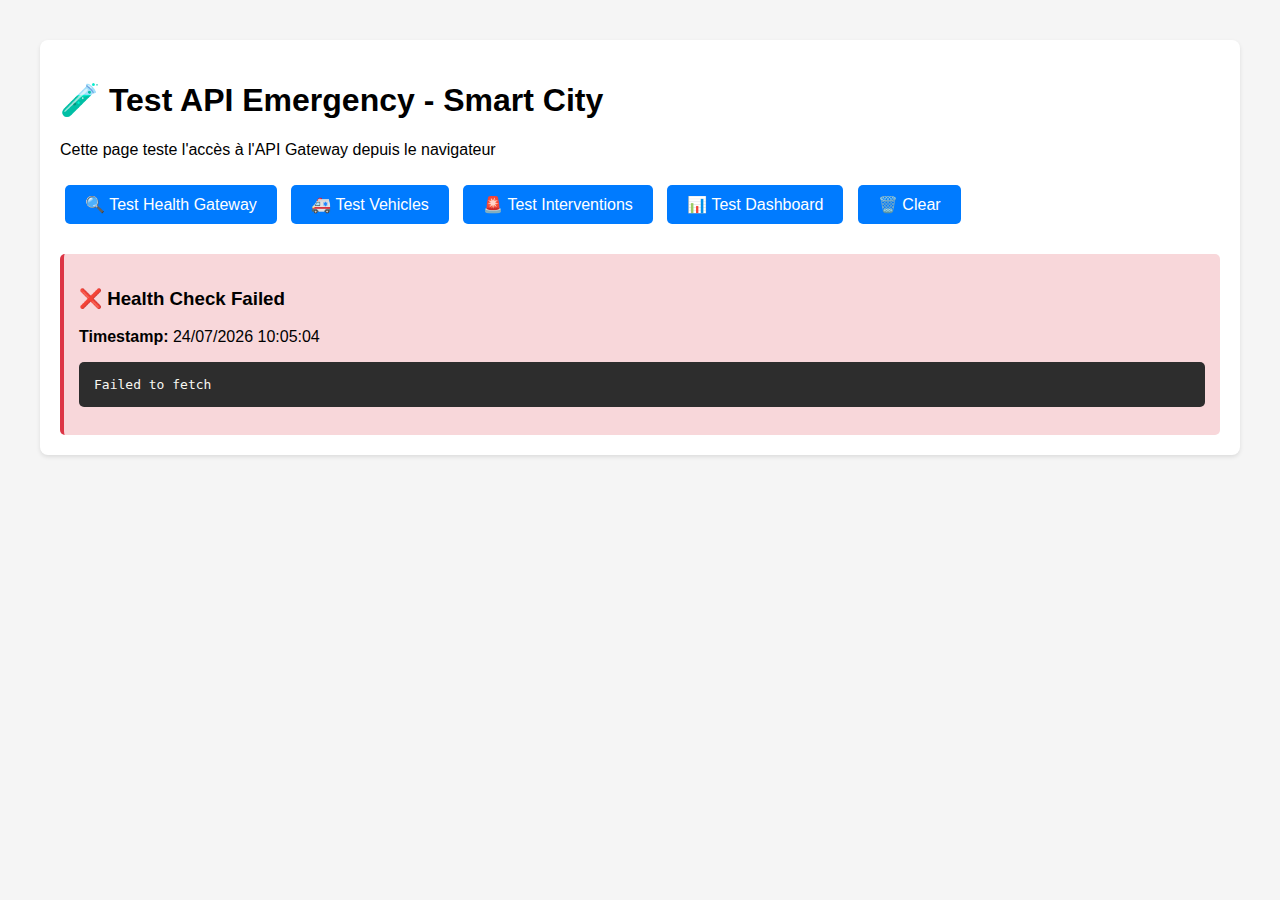
<file: web_client/test.html>
<!DOCTYPE html>
<html lang="fr">
<head>
    <meta charset="UTF-8">
    <meta name="viewport" content="width=device-width, initial-scale=1.0">
    <title>Test API Emergency</title>
    <style>
        body {
            font-family: Arial, sans-serif;
            max-width: 1200px;
            margin: 20px auto;
            padding: 20px;
            background: #f5f5f5;
        }
        .container {
            background: white;
            padding: 20px;
            border-radius: 8px;
            box-shadow: 0 2px 4px rgba(0,0,0,0.1);
        }
        button {
            background: #007bff;
            color: white;
            border: none;
            padding: 10px 20px;
            border-radius: 5px;
            cursor: pointer;
            font-size: 16px;
            margin: 10px 5px;
        }
        button:hover {
            background: #0056b3;
        }
        .result {
            margin-top: 20px;
            padding: 15px;
            background: #f8f9fa;
            border-radius: 5px;
            border-left: 4px solid #007bff;
        }
        .error {
            border-left-color: #dc3545;
            background: #f8d7da;
        }
        .success {
            border-left-color: #28a745;
            background: #d4edda;
        }
        pre {
            background: #2d2d2d;
            color: #f8f8f2;
            padding: 15px;
            border-radius: 5px;
            overflow-x: auto;
            max-height: 500px;
        }
        .status {
            display: inline-block;
            padding: 5px 10px;
            border-radius: 3px;
            font-weight: bold;
            margin-left: 10px;
        }
        .status.ok {
            background: #d4edda;
            color: #155724;
        }
        .status.error {
            background: #f8d7da;
            color: #721c24;
        }
    </style>
</head>
<body>
    <div class="container">
        <h1>🧪 Test API Emergency - Smart City</h1>
        <p>Cette page teste l'accès à l'API Gateway depuis le navigateur</p>
        
        <div>
            <button onclick="testHealth()">🔍 Test Health Gateway</button>
            <button onclick="testVehicles()">🚑 Test Vehicles</button>
            <button onclick="testInterventions()">🚨 Test Interventions</button>
            <button onclick="testDashboard()">📊 Test Dashboard</button>
            <button onclick="clearResults()">🗑️ Clear</button>
        </div>

        <div id="results"></div>
    </div>

    <script>
        const GATEWAY_URL = 'http://localhost:8888';
        const resultsDiv = document.getElementById('results');

        function clearResults() {
            resultsDiv.innerHTML = '';
        }

        function addResult(title, data, isError = false, statusCode = null) {
            const resultDiv = document.createElement('div');
            resultDiv.className = 'result ' + (isError ? 'error' : 'success');
            
            let statusHtml = '';
            if (statusCode !== null) {
                const statusClass = statusCode === 200 ? 'ok' : 'error';
                statusHtml = `<span class="status ${statusClass}">HTTP ${statusCode}</span>`;
            }
            
            resultDiv.innerHTML = `
                <h3>${title} ${statusHtml}</h3>
                <p><strong>Timestamp:</strong> ${new Date().toLocaleString('fr-FR')}</p>
                <pre>${typeof data === 'object' ? JSON.stringify(data, null, 2) : data}</pre>
            `;
            resultsDiv.insertBefore(resultDiv, resultsDiv.firstChild);
        }

        async function testHealth() {
            try {
                console.log('Testing health endpoint...');
                const response = await fetch(`${GATEWAY_URL}/health`);
                const statusCode = response.status;
                const data = await response.json();
                
                console.log('Health response:', data);
                addResult('✅ Health Check', data, false, statusCode);
            } catch (error) {
                console.error('Health error:', error);
                addResult('❌ Health Check Failed', error.message, true);
            }
        }

        async function testVehicles() {
            try {
                console.log('Testing vehicles endpoint...');
                const response = await fetch(`${GATEWAY_URL}/api/emergency/vehicles`);
                const statusCode = response.status;
                const data = await response.json();
                
                console.log('Vehicles response:', data);
                addResult(`✅ Vehicles (${data.count} found)`, data, false, statusCode);
            } catch (error) {
                console.error('Vehicles error:', error);
                addResult('❌ Vehicles Failed', error.message, true);
            }
        }

        async function testInterventions() {
            try {
                console.log('Testing interventions endpoint...');
                const response = await fetch(`${GATEWAY_URL}/api/emergency/interventions`);
                const statusCode = response.status;
                const data = await response.json();
                
                console.log('Interventions response:', data);
                addResult(`✅ Interventions (${data.count} found)`, data, false, statusCode);
            } catch (error) {
                console.error('Interventions error:', error);
                addResult('❌ Interventions Failed', error.message, true);
            }
        }

        async function testDashboard() {
            try {
                console.log('Testing dashboard endpoint...');
                const response = await fetch(`${GATEWAY_URL}/api/orchestration/city-dashboard`);
                const statusCode = response.status;
                const data = await response.json();
                
                console.log('Dashboard response:', data);
                addResult('✅ Dashboard Orchestration', data, false, statusCode);
            } catch (error) {
                console.error('Dashboard error:', error);
                addResult('❌ Dashboard Failed', error.message, true);
            }
        }

        // Test automatique au chargement
        window.addEventListener('DOMContentLoaded', () => {
            console.log('Page loaded, running automatic health check...');
            testHealth();
        });
    </script>
</body>
</html>
</file>
<file: web_client/style.css>
/* ===== VARIABLES & RESET ===== */
:root {
    --primary: #7c3aed;
    --primary-dark: #6d28d9;
    --primary-light: #a78bfa;
    --secondary: #06b6d4;
    --success: #10b981;
    --warning: #f59e0b;
    --danger: #ef4444;
    --info: #22d3ee;
    
    --bg-primary: #ffffff;
    --bg-secondary: #f8fafc;
    --bg-tertiary: #f1f5f9;
    
    --text-primary: #1e293b;
    --text-secondary: #64748b;
    --text-light: #94a3b8;
    
    --border: #e2e8f0;
    --shadow-sm: 0 1px 2px 0 rgba(0, 0, 0, 0.05);
    --shadow: 0 4px 6px -1px rgba(0, 0, 0, 0.1);
    --shadow-lg: 0 10px 15px -3px rgba(0, 0, 0, 0.1);
    --shadow-xl: 0 20px 25px -5px rgba(0, 0, 0, 0.1);
    
    --radius-sm: 6px;
    --radius: 10px;
    --radius-lg: 16px;
    --radius-full: 9999px;
    
    --transition: all 0.3s cubic-bezier(0.4, 0, 0.2, 1);
}

* {
    margin: 0;
    padding: 0;
    box-sizing: border-box;
}

body {
    font-family: 'Inter', 'Segoe UI', system-ui, -apple-system, sans-serif;
    background: linear-gradient(135deg, #7c3aed 0%, #a78bfa 50%, #06b6d4 100%);
    background-attachment: fixed;
    min-height: 100vh;
    color: var(--text-primary);
    line-height: 1.6;
    -webkit-font-smoothing: antialiased;
    -moz-osx-font-smoothing: grayscale;
}

/* ===== PAGE LOADER ===== */
.page-loader {
    position: fixed;
    top: 0;
    left: 0;
    width: 100%;
    height: 100%;
    background: linear-gradient(135deg, #7c3aed 0%, #a78bfa 100%);
    display: flex;
    align-items: center;
    justify-content: center;
    z-index: 10000;
    transition: opacity 0.5s, visibility 0.5s;
}

.page-loader.hidden {
    opacity: 0;
    visibility: hidden;
}

.loader-content {
    text-align: center;
    color: white;
}

.spinner {
    width: 60px;
    height: 60px;
    border: 4px solid rgba(255, 255, 255, 0.3);
    border-top-color: white;
    border-radius: 50%;
    animation: spin 1s linear infinite;
    margin: 0 auto 1rem;
}

@keyframes spin {
    to { transform: rotate(360deg); }
}

.loader-content p {
    font-size: 1.1rem;
    font-weight: 500;
}

/* ===== HEADER ===== */
header {
    background: rgba(255, 255, 255, 0.98);
    backdrop-filter: blur(10px);
    box-shadow: var(--shadow-lg);
    position: sticky;
    top: 0;
    z-index: 100;
}

.header-content {
    max-width: 1400px;
    margin: 0 auto;
    padding: 1.5rem 2rem;
    display: flex;
    justify-content: space-between;
    align-items: center;
}

.header-left h1 {
    font-size: 2rem;
    font-weight: 800;
    background: linear-gradient(135deg, var(--primary), var(--secondary));
    -webkit-background-clip: text;
    -webkit-text-fill-color: transparent;
    margin-bottom: 0.25rem;
}

.header-left p {
    color: var(--text-secondary);
    font-size: 0.95rem;
}

.header-right {
    display: flex;
    align-items: center;
    gap: 2rem;
}

.connection-status {
    display: flex;
    align-items: center;
    gap: 0.5rem;
    padding: 0.5rem 1rem;
    background: var(--bg-secondary);
    border-radius: var(--radius-full);
}

.status-dot {
    width: 8px;
    height: 8px;
    border-radius: 50%;
    background: var(--success);
    animation: pulse 2s cubic-bezier(0.4, 0, 0.6, 1) infinite;
}

@keyframes pulse {
    0%, 100% { opacity: 1; }
    50% { opacity: 0.5; }
}

.status-text {
    font-size: 0.875rem;
    font-weight: 500;
    color: var(--text-secondary);
}

.current-time {
    font-size: 0.95rem;
    font-weight: 600;
    color: var(--text-primary);
}

/* ===== NAVIGATION ===== */
nav {
    background: rgba(255, 255, 255, 0.95);
    backdrop-filter: blur(10px);
    box-shadow: var(--shadow);
    position: sticky;
    top: 89px;
    z-index: 99;
}

.nav-container {
    max-width: 1400px;
    margin: 0 auto;
    padding: 1rem 2rem;
    display: flex;
    gap: 0.75rem;
    overflow-x: auto;
    scrollbar-width: none;
}

.nav-container::-webkit-scrollbar {
    display: none;
}

.nav-btn {
    display: flex;
    flex-direction: column;
    align-items: center;
    gap: 0.5rem;
    padding: 1rem 1.5rem;
    border: 2px solid transparent;
    background: var(--bg-secondary);
    color: var(--text-secondary);
    font-size: 0.875rem;
    font-weight: 600;
    cursor: pointer;
    border-radius: var(--radius);
    transition: var(--transition);
    white-space: nowrap;
}

.nav-btn:hover {
    background: var(--bg-tertiary);
    color: var(--text-primary);
    transform: translateY(-2px);
    box-shadow: var(--shadow);
}

.nav-btn.active {
    background: linear-gradient(135deg, var(--primary), var(--secondary));
    color: white;
    border-color: var(--primary);
    box-shadow: var(--shadow-lg);
}

.nav-icon {
    font-size: 1.5rem;
}

.nav-label {
    font-size: 0.875rem;
}

/* ===== MAIN CONTENT ===== */
main {
    max-width: 1400px;
    margin: 2rem auto;
    padding: 0 2rem 4rem;
}

.service-section {
    display: none;
    background: white;
    padding: 2.5rem;
    border-radius: var(--radius-lg);
    box-shadow: var(--shadow-xl);
    animation: fadeSlideIn 0.4s cubic-bezier(0.4, 0, 0.2, 1);
}

.service-section.active {
    display: block;
}

@keyframes fadeSlideIn {
    from {
        opacity: 0;
        transform: translateY(30px);
    }
    to {
        opacity: 1;
        transform: translateY(0);
    }
}

.section-header {
    margin-bottom: 2rem;
}

.section-header h2 {
    font-size: 2rem;
    font-weight: 800;
    background: linear-gradient(135deg, var(--primary), var(--secondary));
    -webkit-background-clip: text;
    -webkit-text-fill-color: transparent;
    background-clip: text;
    margin-bottom: 0.5rem;
}

.description {
    color: var(--text-secondary);
    font-size: 1.05rem;
    line-height: 1.6;
}

/* ===== DASHBOARD VILLE ===== */
.city-stats-grid {
    display: grid;
    grid-template-columns: repeat(auto-fit, minmax(250px, 1fr));
    gap: 1.5rem;
    margin-bottom: 2rem;
}

.stat-card {
    background: linear-gradient(135deg, #ffffff 0%, #f8fafc 100%);
    border-radius: var(--radius-lg);
    padding: 1.5rem;
    display: flex;
    align-items: center;
    gap: 1.5rem;
    box-shadow: var(--shadow);
    border: 2px solid var(--border);
    transition: var(--transition);
}

.stat-card:hover {
    transform: translateY(-5px);
    box-shadow: var(--shadow-xl);
}

.stat-card.clickable {
    cursor: pointer;
    position: relative;
    overflow: hidden;
}

.stat-card.clickable::after {
    content: '👁️ Voir détails';
    position: absolute;
    bottom: 0;
    left: 0;
    right: 0;
    background: linear-gradient(135deg, var(--primary), var(--secondary));
    color: white;
    padding: 0.5rem;
    text-align: center;
    font-size: 0.75rem;
    font-weight: 600;
    opacity: 0;
    transform: translateY(100%);
    transition: var(--transition);
}

.stat-card.clickable:hover::after {
    opacity: 1;
    transform: translateY(0);
}

.stat-card.clickable:active {
    transform: translateY(-2px);
}

.stat-icon {
    font-size: 3rem;
    width: 70px;
    height: 70px;
    display: flex;
    align-items: center;
    justify-content: center;
    border-radius: var(--radius);
    background: linear-gradient(135deg, var(--primary-light), var(--primary));
}

.stat-content h3 {
    font-size: 0.875rem;
    font-weight: 600;
    color: var(--text-secondary);
    text-transform: uppercase;
    letter-spacing: 0.5px;
    margin-bottom: 0.5rem;
}

.stat-value {
    font-size: 2rem;
    font-weight: 800;
    color: var(--text-primary);
    margin-bottom: 0.25rem;
}

.stat-label {
    font-size: 0.875rem;
    color: var(--text-secondary);
}

.city-status-card {
    background: linear-gradient(135deg, #fef3c7, #fde68a);
    border: 2px solid #fbbf24;
    border-radius: var(--radius-lg);
    padding: 2rem;
    margin-bottom: 2rem;
}

.city-status-card h3 {
    font-size: 1.25rem;
    font-weight: 700;
    color: #92400e;
    margin-bottom: 0.5rem;
}

.city-status-text {
    font-size: 1.1rem;
    color: #78350f;
    font-weight: 500;
}

.alerts-section {
    background: #fef2f2;
    border: 2px solid #fca5a5;
    border-radius: var(--radius-lg);
    padding: 2rem;
    margin-bottom: 2rem;
}

.alerts-section h3 {
    font-size: 1.25rem;
    font-weight: 700;
    color: #991b1b;
    margin-bottom: 1rem;
}

#alerts-list {
    display: flex;
    flex-direction: column;
    gap: 0.75rem;
}

.alert-item {
    background: white;
    padding: 1rem;
    border-radius: var(--radius);
    border-left: 4px solid var(--danger);
    font-size: 0.95rem;
    color: var(--text-primary);
}

/* ===== STATUS GRID (GENERAL) ===== */
.status-grid {
    display: grid;
    grid-template-columns: repeat(auto-fit, minmax(250px, 1fr));
    gap: 1.5rem;
    margin-top: 1.5rem;
}

.status-card {
    background: linear-gradient(135deg, #7c3aed 0%, #06b6d4 100%);
    color: white;
    padding: 1.5rem;
    border-radius: var(--radius-lg);
    box-shadow: var(--shadow-lg);
}

.status-card h3 {
    font-size: 1.2rem;
    margin-bottom: 0.5rem;
}

.status-card .status {
    font-size: 1.1rem;
    font-weight: bold;
}

/* ===== BUTTONS ===== */
.actions {
    margin-bottom: 1.5rem;
    display: flex;
    gap: 1rem;
    flex-wrap: wrap;
}

.btn-primary, .btn-secondary, .btn-delete {
    padding: 0.9rem 1.75rem;
    border: none;
    border-radius: var(--radius);
    cursor: pointer;
    font-size: 1rem;
    font-weight: 600;
    transition: var(--transition);
    box-shadow: var(--shadow);
}

.btn-primary {
    background: linear-gradient(135deg, var(--primary), var(--primary-dark));
    color: white;
}

.btn-primary:hover {
    transform: translateY(-2px);
    box-shadow: var(--shadow-lg);
}

.btn-secondary {
    background: var(--bg-secondary);
    color: var(--text-primary);
    border: 2px solid var(--border);
}

.btn-secondary:hover {
    background: var(--bg-tertiary);
    border-color: var(--primary-light);
}

.btn-edit {
    background: linear-gradient(135deg, #f59e0b, #d97706);
    color: white;
    padding: 0.6rem 1.25rem;
    border: none;
    border-radius: var(--radius);
    cursor: pointer;
    font-size: 0.9rem;
    font-weight: 600;
    transition: all 0.3s ease;
    margin-right: 0.5rem;
}

.btn-edit:hover {
    transform: translateY(-2px);
    box-shadow: var(--shadow-lg);
}

.btn-delete {
    background: linear-gradient(135deg, var(--danger), #dc2626);
    color: white;
    padding: 0.6rem 1.25rem;
}

.btn-delete:hover {
    transform: translateY(-2px);
    box-shadow: var(--shadow-lg);
}

.content-area {
    margin-top: 1.5rem;
}

/* ===== TABLES ===== */
.data-table {
    width: 100%;
    border-collapse: collapse;
    margin-top: 1rem;
    border-radius: var(--radius);
    overflow: hidden;
    box-shadow: var(--shadow);
}

.data-table th {
    background: linear-gradient(135deg, var(--primary), var(--primary-dark));
    color: white;
    padding: 1.1rem 1.25rem;
    text-align: left;
    font-weight: 600;
    font-size: 0.95rem;
    text-transform: uppercase;
    letter-spacing: 0.5px;
}

.data-table td {
    padding: 1rem 1.25rem;
    border-bottom: 1px solid var(--border);
    background: white;
}

.data-table tr:hover td {
    background: var(--bg-secondary);
}

.data-table tr:last-child td {
    border-bottom: none;
}

.status-ok {
    color: var(--success);
    font-weight: 600;
}

.status-warning {
    color: var(--warning);
    font-weight: 600;
}

.error {
    color: var(--danger);
    font-weight: 600;
}

/* ===== FORMS ===== */
.form-container {
    background: var(--bg-secondary);
    padding: 2rem;
    border-radius: var(--radius-lg);
    margin-top: 1rem;
    border: 2px solid var(--border);
}

.form-container h3 {
    margin-bottom: 1.5rem;
    font-size: 1.5rem;
    font-weight: 700;
    background: linear-gradient(135deg, var(--primary), var(--secondary));
    -webkit-background-clip: text;
    -webkit-text-fill-color: transparent;
    background-clip: text;
}

.form-container input,
.form-container select {
    width: 100%;
    padding: 1rem;
    margin-bottom: 1.25rem;
    border: 2px solid var(--border);
    border-radius: var(--radius);
    font-size: 1rem;
    font-family: inherit;
    background: white;
    color: var(--text-primary);
    transition: var(--transition);
}

.form-container input:focus,
.form-container select:focus {
    outline: none;
    border-color: var(--primary);
    box-shadow: 0 0 0 3px rgba(99, 102, 241, 0.1);
}

/* ===== ATTRACTIONS ===== */
.attractions-grid {
    display: grid;
    grid-template-columns: repeat(auto-fill, minmax(320px, 1fr));
    gap: 1.5rem;
    margin-top: 1.5rem;
}

.attraction-card {
    background: white;
    padding: 1.75rem;
    border-radius: var(--radius-lg);
    border: 2px solid var(--border);
    box-shadow: var(--shadow);
    transition: var(--transition);
}

.attraction-card:hover {
    transform: translateY(-8px);
    box-shadow: var(--shadow-xl);
    border-color: var(--primary-light);
}

.attraction-card h3 {
    font-size: 1.3rem;
    font-weight: 700;
    color: var(--text-primary);
    margin-bottom: 0.75rem;
}

.attraction-card .category {
    background: linear-gradient(135deg, var(--primary), var(--secondary));
    color: white;
    display: inline-block;
    padding: 0.4rem 1rem;
    border-radius: var(--radius-full);
    font-size: 0.875rem;
    font-weight: 600;
    margin-bottom: 0.75rem;
}

.attraction-card .description {
    color: var(--text-secondary);
    margin: 0.75rem 0;
    line-height: 1.6;
}

.attraction-card .location,
.attraction-card .rating,
.attraction-card .price,
.attraction-card .hours {
    margin: 0.5rem 0;
    font-size: 0.95rem;
    color: var(--text-secondary);
}

/* ===== INFO & OPERATIONS ===== */
.info-box {
    background: linear-gradient(135deg, #e0e7ff, #e0f2fe);
    padding: 1.75rem;
    border-left: 4px solid var(--primary);
    border-radius: var(--radius);
    margin: 1rem 0;
    box-shadow: var(--shadow-sm);
}

.info-box p {
    margin: 0.5rem 0;
    color: var(--text-primary);
    line-height: 1.6;
}

.operations {
    margin-top: 1.5rem;
}

.operations h3 {
    font-size: 1.3rem;
    font-weight: 700;
    background: linear-gradient(135deg, var(--primary), var(--secondary));
    -webkit-background-clip: text;
    -webkit-text-fill-color: transparent;
    background-clip: text;
    margin-bottom: 1rem;
}

.operations ul {
    list-style: none;
    padding: 0;
}

.operations li {
    padding: 0.75rem 0;
    padding-left: 2rem;
    position: relative;
    color: var(--text-secondary);
    font-size: 1rem;
}

.operations li::before {
    content: "▸";
    color: var(--primary);
    position: absolute;
    left: 0;
    font-size: 1.2rem;
}

/* ===== PLANIFICATEUR MODERNE ===== */
.planner-form-modern {
    background: linear-gradient(135deg, #f8fafc 0%, #e0e7ff 100%);
    border: 2px solid var(--primary-light);
    border-radius: var(--radius-lg);
    padding: 2rem;
    margin-bottom: 2rem;
    display: flex;
    align-items: flex-end;
    gap: 1.5rem;
}

.form-group {
    flex: 1;
}

.form-group label {
    display: flex;
    align-items: center;
    gap: 0.5rem;
    font-weight: 600;
    color: var(--text-primary);
    margin-bottom: 0.75rem;
    font-size: 1rem;
}

.label-icon {
    font-size: 1.25rem;
}

.select-wrapper {
    position: relative;
}

.select-wrapper::after {
    content: '▼';
    position: absolute;
    right: 1rem;
    top: 50%;
    transform: translateY(-50%);
    pointer-events: none;
    color: var(--text-secondary);
}

.select-wrapper select {
    width: 100%;
    padding: 1rem 2.5rem 1rem 1rem;
    border: 2px solid var(--border);
    border-radius: var(--radius);
    font-size: 1rem;
    font-family: inherit;
    background: white;
    color: var(--text-primary);
    cursor: pointer;
    appearance: none;
    transition: var(--transition);
}

.select-wrapper select:focus {
    outline: none;
    border-color: var(--primary);
    box-shadow: 0 0 0 3px rgba(99, 102, 241, 0.1);
}

.btn-gradient {
    padding: 1rem 2rem;
    border: none;
    border-radius: var(--radius);
    background: linear-gradient(135deg, var(--primary), var(--secondary));
    color: white;
    font-size: 1rem;
    font-weight: 600;
    cursor: pointer;
    display: flex;
    align-items: center;
    gap: 0.5rem;
    transition: var(--transition);
    box-shadow: var(--shadow-lg);
}

.btn-gradient:hover {
    transform: translateY(-2px);
    box-shadow: var(--shadow-xl);
}

.btn-gradient:active {
    transform: translateY(0);
}

.btn-icon {
    font-size: 1.25rem;
}

/* ===== TRIP RESULT ===== */
.trip-result {
    display: grid;
    grid-template-columns: repeat(auto-fit, minmax(320px, 1fr));
    gap: 1.5rem;
    margin-top: 2rem;
    animation: fadeSlideIn 0.5s ease-out;
}

.air-quality-card,
.recommendation-card,
.transports-card {
    background: white;
    border: 2px solid var(--border);
    border-radius: var(--radius-lg);
    padding: 2rem;
    box-shadow: var(--shadow);
    transition: var(--transition);
}

.air-quality-card:hover,
.recommendation-card:hover,
.transports-card:hover {
    transform: translateY(-5px);
    box-shadow: var(--shadow-xl);
}

.air-quality-card h3,
.recommendation-card h3,
.transports-card h3 {
    font-size: 1.25rem;
    font-weight: 700;
    color: var(--text-primary);
    margin-bottom: 1.5rem;
    display: flex;
    align-items: center;
    gap: 0.5rem;
}

.aqi-badge {
    width: 120px;
    height: 120px;
    border-radius: 50%;
    display: flex;
    flex-direction: column;
    align-items: center;
    justify-content: center;
    margin: 1rem auto;
    box-shadow: var(--shadow-lg);
}

.aqi-badge.green {
    background: linear-gradient(135deg, #10b981, #059669);
}

.aqi-badge.yellow {
    background: linear-gradient(135deg, #f59e0b, #d97706);
}

.aqi-badge.orange {
    background: linear-gradient(135deg, #f97316, #ea580c);
}

.aqi-badge.red {
    background: linear-gradient(135deg, #ef4444, #dc2626);
}

.aqi-value {
    font-size: 2.5rem;
    font-weight: 800;
    color: white;
}

.aqi-label {
    font-size: 0.875rem;
    color: rgba(255, 255, 255, 0.9);
    font-weight: 600;
}

#air-status {
    text-align: center;
    font-size: 1.1rem;
    font-weight: 600;
    margin-top: 1rem;
    color: var(--text-primary);
}

#recommendation-text {
    font-size: 1.05rem;
    line-height: 1.8;
    color: var(--text-secondary);
}

.transport-list {
    display: flex;
    flex-direction: column;
    gap: 1rem;
}

.transport-item {
    background: var(--bg-secondary);
    padding: 1.25rem;
    border-radius: var(--radius);
    border-left: 4px solid var(--primary);
    display: flex;
    justify-content: space-between;
    align-items: center;
    transition: var(--transition);
}

.transport-item:hover {
    background: var(--bg-tertiary);
    transform: translateX(5px);
    box-shadow: var(--shadow);
}

.transport-info {
    display: flex;
    align-items: center;
    gap: 1rem;
}

.transport-mode {
    font-size: 2rem;
}

.transport-details {
    display: flex;
    flex-direction: column;
    gap: 0.25rem;
}

.transport-route {
    font-size: 1.1rem;
    font-weight: 600;
    color: var(--text-primary);
}

.transport-status {
    font-size: 0.875rem;
    color: var(--text-secondary);
}

/* ===== LOADING ===== */
.loading {
    text-align: center;
    padding: 3rem;
}

.loading p {
    font-size: 1.2rem;
    color: var(--text-secondary);
    font-weight: 500;
}

/* ===== FOOTER ===== */
footer {
    background: rgba(255, 255, 255, 0.98);
    padding: 2.5rem;
    text-align: center;
    color: var(--text-secondary);
    margin-top: 4rem;
    box-shadow: 0 -4px 6px -1px rgba(0, 0, 0, 0.1);
}

footer p {
    margin: 0.4rem 0;
    font-size: 0.95rem;
}

/* ===== CARTE INTERACTIVE ===== */
/* ===== EMERGENCY GRID ===== */
.emergency-grid {
    display: grid;
    grid-template-columns: repeat(auto-fit, minmax(400px, 1fr));
    gap: 2rem;
    margin-top: 1.5rem;
}

.emergency-section h3 {
    font-size: 1.3rem;
    font-weight: 700;
    color: var(--text-primary);
    margin-bottom: 1.5rem;
    padding-bottom: 0.75rem;
    border-bottom: 2px solid var(--border);
}

.vehicle-card, .intervention-card {
    background: var(--bg-secondary);
    padding: 1.25rem;
    border-radius: var(--radius);
    border-left: 4px solid var(--primary);
    margin-bottom: 1rem;
    transition: var(--transition);
}

.vehicle-card:hover, .intervention-card:hover {
    background: var(--bg-tertiary);
    transform: translateX(5px);
    box-shadow: var(--shadow);
}

.vehicle-header, .intervention-header {
    display: flex;
    justify-content: space-between;
    align-items: center;
    margin-bottom: 0.75rem;
}

.vehicle-name, .intervention-title {
    font-size: 1.1rem;
    font-weight: 600;
    color: var(--text-primary);
}

.vehicle-status, .intervention-status {
    padding: 0.3rem 0.8rem;
    border-radius: var(--radius-full);
    font-size: 0.875rem;
    font-weight: 600;
}

.status-available {
    background: #d1fae5;
    color: #065f46;
}

.status-busy {
    background: #fee2e2;
    color: #991b1b;
}

.status-maintenance {
    background: #fef3c7;
    color: #92400e;
}

.status-active {
    background: #ede9fe;
    color: #7c3aed;
}

.status-pending {
    background: #fef3c7;
    color: #92400e;
}

.intervention-priority {
    padding: 0.3rem 0.8rem;
    border-radius: var(--radius-full);
    font-size: 0.875rem;
    font-weight: 600;
}

.priority-critical {
    background: #fee2e2;
    color: #991b1b;
}

.priority-high {
    background: #fed7aa;
    color: #9a3412;
}

.priority-medium {
    background: #fef3c7;
    color: #92400e;
}

.intervention-status-row {
    margin-bottom: 0.75rem;
}

.vehicle-details, .intervention-details {
    display: flex;
    flex-direction: column;
    gap: 0.5rem;
    font-size: 0.95rem;
    color: var(--text-secondary);
}

.detail-row {
    display: flex;
    gap: 0.5rem;
}

.detail-label {
    font-weight: 600;
    color: var(--text-primary);
}

/* ===== AIR QUALITY CARDS ===== */
.air-measures-grid {
    display: grid;
    grid-template-columns: repeat(auto-fill, minmax(280px, 1fr));
    gap: 1.5rem;
    margin-top: 1.5rem;
}

.measure-card {
    background: white;
    border: 2px solid var(--border);
    border-radius: var(--radius-lg);
    padding: 1.5rem;
    transition: var(--transition);
}

.measure-card:hover {
    transform: translateY(-5px);
    box-shadow: var(--shadow-xl);
}

.measure-header {
    display: flex;
    justify-content: space-between;
    align-items: center;
    margin-bottom: 1rem;
}

.station-name {
    font-size: 1.2rem;
    font-weight: 700;
    color: var(--text-primary);
}

.aqi-badge-small {
    padding: 0.4rem 0.9rem;
    border-radius: var(--radius-full);
    font-weight: 700;
    font-size: 1.1rem;
    color: white;
}

.aqi-good {
    background: linear-gradient(135deg, #10b981, #059669);
}

.aqi-moderate {
    background: linear-gradient(135deg, #f59e0b, #d97706);
}

.aqi-bad {
    background: linear-gradient(135deg, #f97316, #ea580c);
}

.aqi-verybad {
    background: linear-gradient(135deg, #ef4444, #dc2626);
}

.measure-details {
    display: grid;
    grid-template-columns: repeat(2, 1fr);
    gap: 0.75rem;
    margin-top: 1rem;
}

.measure-detail {
    display: flex;
    flex-direction: column;
}

.measure-label {
    font-size: 0.75rem;
    text-transform: uppercase;
    color: var(--text-secondary);
    font-weight: 600;
    letter-spacing: 0.5px;
}

.measure-value {
    font-size: 1.1rem;
    font-weight: 700;
    color: var(--text-primary);
    margin-top: 0.25rem;
}

/* ===== RESPONSIVE ===== */
@media (max-width: 1024px) {
    .header-content {
        flex-direction: column;
        gap: 1.5rem;
        text-align: center;
    }
    
    .header-right {
        flex-direction: column;
        gap: 1rem;
    }
    
    .planner-form-modern {
        flex-direction: column;
        align-items: stretch;
    }
    
    .btn-gradient {
        width: 100%;
        justify-content: center;
    }
    
    .city-stats-grid {
        grid-template-columns: repeat(auto-fit, minmax(200px, 1fr));
    }
}

@media (max-width: 768px) {
    .nav-container {
        flex-wrap: nowrap;
        padding: 0.75rem 1rem;
        gap: 0.5rem;
    }
    
    .nav-btn {
        padding: 0.75rem 1rem;
        font-size: 0.75rem;
        min-width: 80px;
    }
    
    .nav-icon {
        font-size: 1.25rem;
    }
    
    .nav-label {
        font-size: 0.75rem;
    }
    
    .service-section {
        padding: 1.5rem;
    }
    
    .trip-result {
        grid-template-columns: 1fr;
    }
    
    .attractions-grid {
        grid-template-columns: 1fr;
    }
    
    main {
        padding: 0 1rem 3rem;
    }
}

@media (max-width: 480px) {
    .header-left h1 {
        font-size: 1.5rem;
    }
    
    .section-header h2 {
        font-size: 1.5rem;
    }
    
    nav {
        top: 75px;
    }
    
    .stat-card {
        flex-direction: column;
        text-align: center;
    }
}

/* ===== AUTHENTICATION STYLES ===== */

/* Login Button */
.btn-login {
    background: linear-gradient(135deg, #7c3aed 0%, #06b6d4 100%);
    color: white;
    border: none;
    padding: 0.6rem 1.5rem;
    border-radius: var(--radius-full);
    font-size: 0.95rem;
    font-weight: 600;
    cursor: pointer;
    transition: var(--transition);
    box-shadow: 0 4px 12px rgba(102, 126, 234, 0.4);
    display: flex;
    align-items: center;
    gap: 0.5rem;
}

.btn-login:hover {
    transform: translateY(-2px);
    box-shadow: 0 6px 16px rgba(124, 58, 237, 0.5);
    background: linear-gradient(135deg, #6d28d9 0%, #7c3aed 100%);
}

.btn-login:active {
    transform: translateY(0);
}

/* User Info Display */
#user-info {
    display: flex;
    align-items: center;
    gap: 1rem;
    background: rgba(255, 255, 255, 0.15);
    backdrop-filter: blur(10px);
    padding: 0.6rem 1.2rem;
    border-radius: var(--radius-full);
    border: 1px solid rgba(255, 255, 255, 0.2);
}

#user-name {
    color: white;
    font-weight: 600;
    font-size: 0.95rem;
}

#user-role {
    padding: 0.3rem 0.8rem;
    border-radius: var(--radius-full);
    font-size: 0.8rem;
    font-weight: 700;
    text-transform: uppercase;
    letter-spacing: 0.5px;
}

#user-role.role-admin {
    background: linear-gradient(135deg, #f59e0b, #d97706);
    color: white;
    box-shadow: 0 2px 8px rgba(245, 158, 11, 0.4);
}

#user-role.role-user {
    background: linear-gradient(135deg, #7c3aed, #06b6d4);
    color: white;
    box-shadow: 0 2px 8px rgba(124, 58, 237, 0.4);
}

.btn-logout {
    background: rgba(239, 68, 68, 0.9);
    color: white;
    border: none;
    padding: 0.5rem 1rem;
    border-radius: var(--radius-full);
    font-size: 0.85rem;
    font-weight: 600;
    cursor: pointer;
    transition: var(--transition);
}

.btn-logout:hover {
    background: rgba(220, 38, 38, 1);
    transform: translateY(-1px);
}

/* Login Modal */
.modal {
    display: none;
    position: fixed;
    top: 0;
    left: 0;
    width: 100%;
    height: 100%;
    background: rgba(0, 0, 0, 0.7);
    backdrop-filter: blur(5px);
    z-index: 10000;
    align-items: center;
    justify-content: center;
    animation: fadeIn 0.3s ease;
}

.modal.show {
    display: flex;
}

@keyframes fadeIn {
    from {
        opacity: 0;
    }
    to {
        opacity: 1;
    }
}

.modal-content {
    background: white;
    padding: 2.5rem;
    border-radius: var(--radius-lg);
    box-shadow: var(--shadow-xl);
    max-width: 450px;
    width: 90%;
    animation: slideUp 0.4s cubic-bezier(0.4, 0, 0.2, 1);
}

@keyframes slideUp {
    from {
        transform: translateY(30px);
        opacity: 0;
    }
    to {
        transform: translateY(0);
        opacity: 1;
    }
}

.modal-content h2 {
    color: var(--text-primary);
    font-size: 1.8rem;
    margin-bottom: 1.5rem;
    text-align: center;
    font-weight: 700;
}

.modal-content input {
    width: 100%;
    padding: 0.9rem 1.2rem;
    margin-bottom: 1rem;
    border: 2px solid var(--border);
    border-radius: var(--radius);
    font-size: 1rem;
    transition: var(--transition);
    background: var(--bg-secondary);
}

.modal-content input:focus {
    outline: none;
    border-color: var(--primary);
    background: white;
    box-shadow: 0 0 0 3px rgba(99, 102, 241, 0.1);
}

.modal-content input::placeholder {
    color: var(--text-light);
}

.modal-actions {
    display: flex;
    gap: 1rem;
    margin-top: 1.5rem;
}

.modal-actions button {
    flex: 1;
    padding: 0.9rem 1.5rem;
    border: none;
    border-radius: var(--radius);
    font-size: 1rem;
    font-weight: 600;
    cursor: pointer;
    transition: var(--transition);
}

.modal-actions button:first-child {
    background: linear-gradient(135deg, var(--primary), var(--primary-dark));
    color: white;
    box-shadow: 0 4px 12px rgba(99, 102, 241, 0.3);
}

.modal-actions button:first-child:hover {
    transform: translateY(-2px);
    box-shadow: 0 6px 16px rgba(99, 102, 241, 0.4);
}

.modal-actions button:last-child {
    background: var(--bg-tertiary);
    color: var(--text-secondary);
}

.modal-actions button:last-child:hover {
    background: var(--border);
}

.login-help {
    margin-top: 1.5rem;
    padding: 1rem;
    background: linear-gradient(135deg, #e0e7ff 0%, #ddd6fe 100%);
    border-radius: var(--radius);
    border-left: 4px solid var(--primary);
}

.login-help p {
    font-size: 0.9rem;
    color: var(--text-primary);
    margin: 0.3rem 0;
    font-weight: 500;
}

.login-help p:first-child {
    font-weight: 700;
    color: var(--primary-dark);
    margin-bottom: 0.5rem;
}

/* Text Muted for Non-Admin Actions */
.text-muted {
    color: var(--text-light);
    font-style: italic;
    font-size: 0.85rem;
    padding: 0.5rem;
    background: var(--bg-tertiary);
    border-radius: var(--radius-sm);
    display: inline-block;
}

/* Responsive Auth Styles */
@media (max-width: 768px) {
    #user-info {
        flex-direction: column;
        gap: 0.5rem;
        padding: 0.8rem 1rem;
    }
    
    .btn-login {
        padding: 0.5rem 1rem;
        font-size: 0.85rem;
    }
    
    .modal-content {
        padding: 2rem;
        max-width: 95%;
    }
    
    .modal-actions {
        flex-direction: column;
    }
    
    .modal-actions button {
        width: 100%;
    }
}

@media (max-width: 480px) {
    #user-info {
        display: none;
    }
    
    #user-info.mobile-compact {
        display: flex;
        padding: 0.5rem 0.8rem;
    }
    
    #user-name {
        font-size: 0.8rem;
    }
    
    #user-role {
        font-size: 0.7rem;
        padding: 0.2rem 0.6rem;
    }
    
    .btn-logout {
        padding: 0.4rem 0.8rem;
        font-size: 0.75rem;
    }
}
</file>
